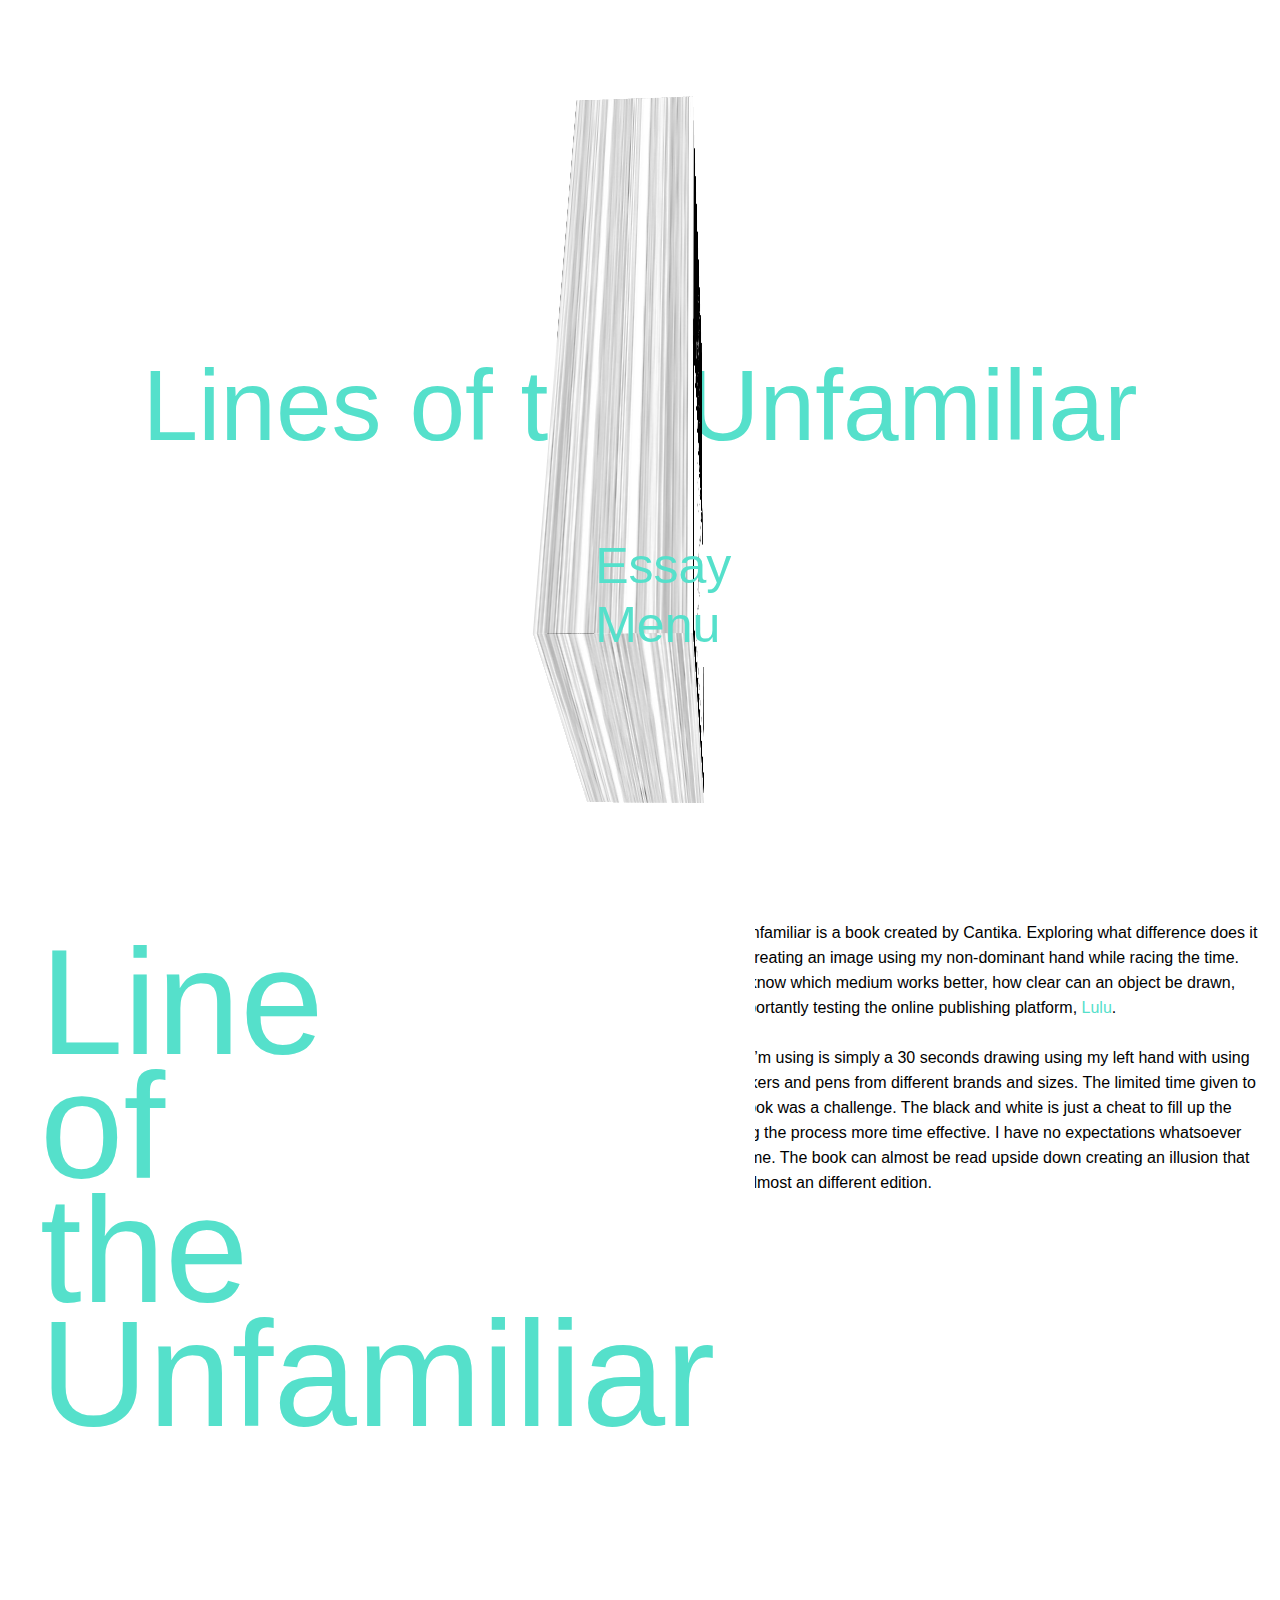
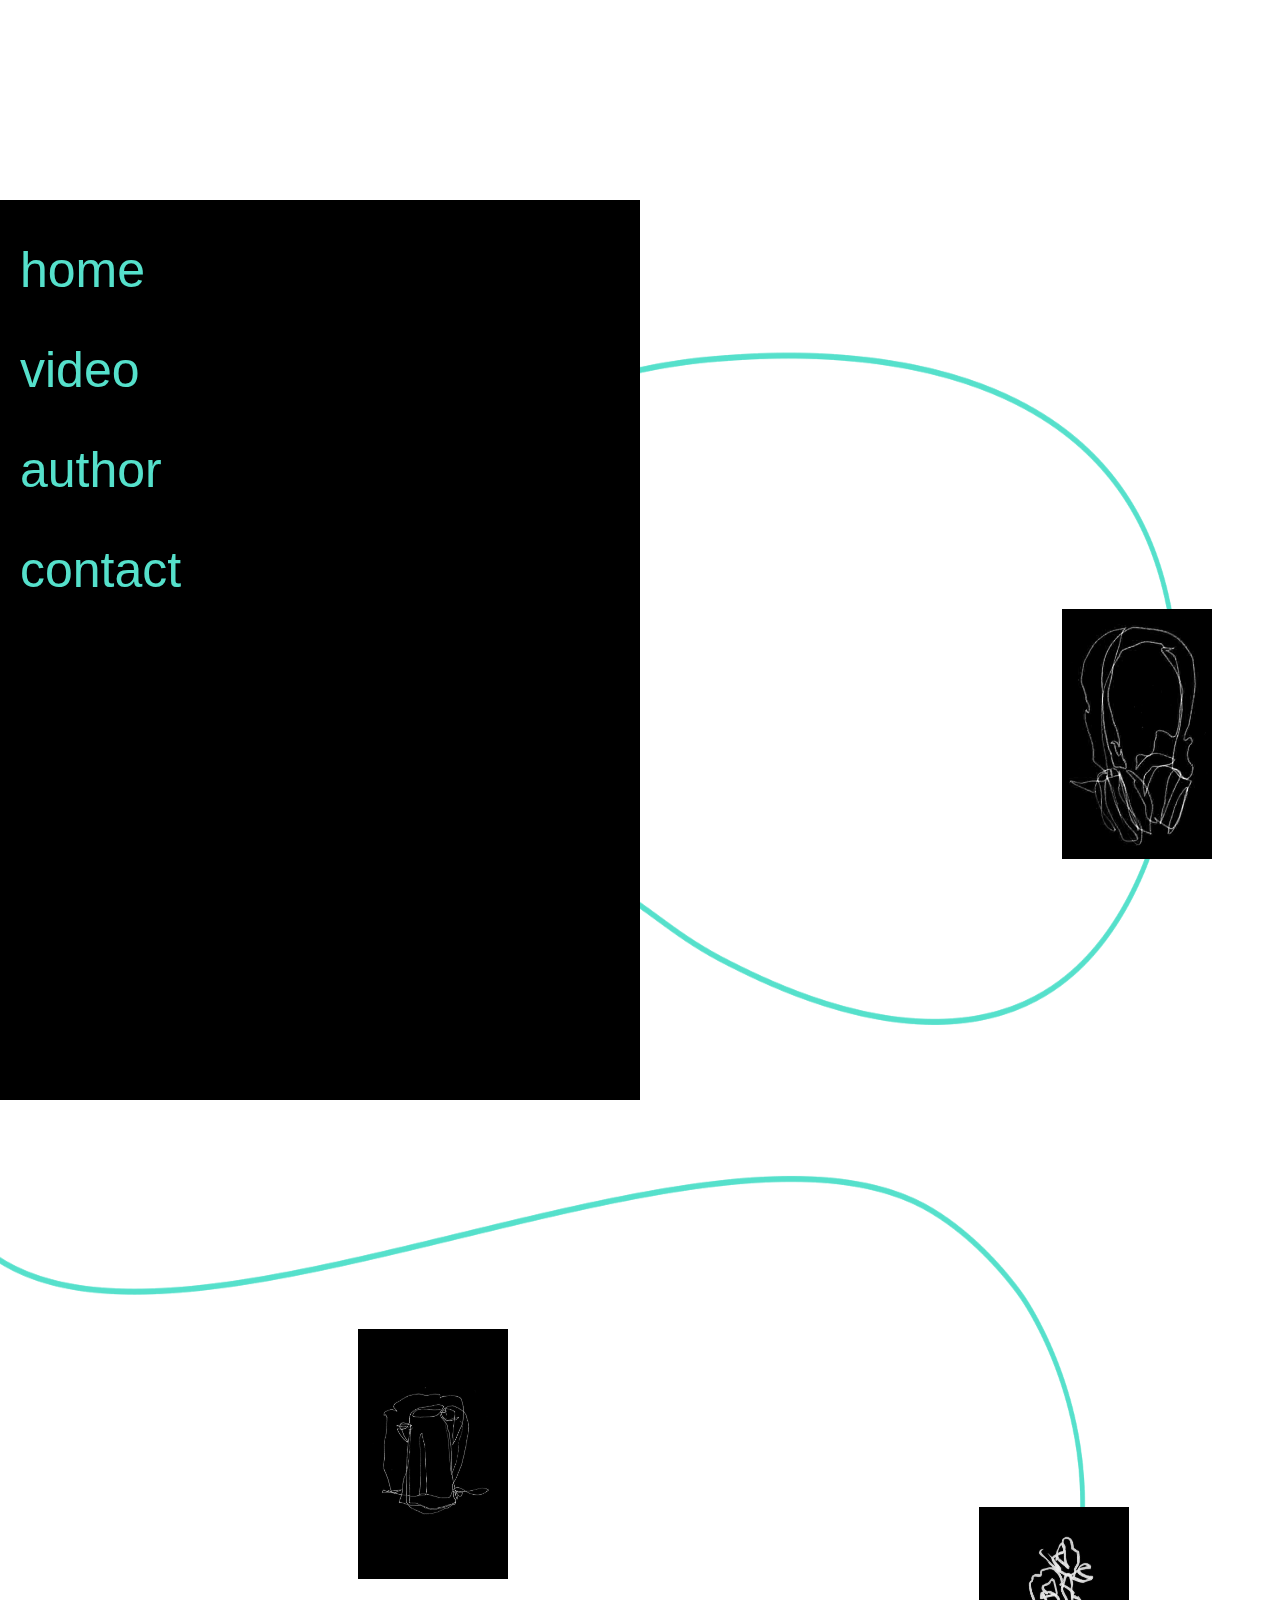
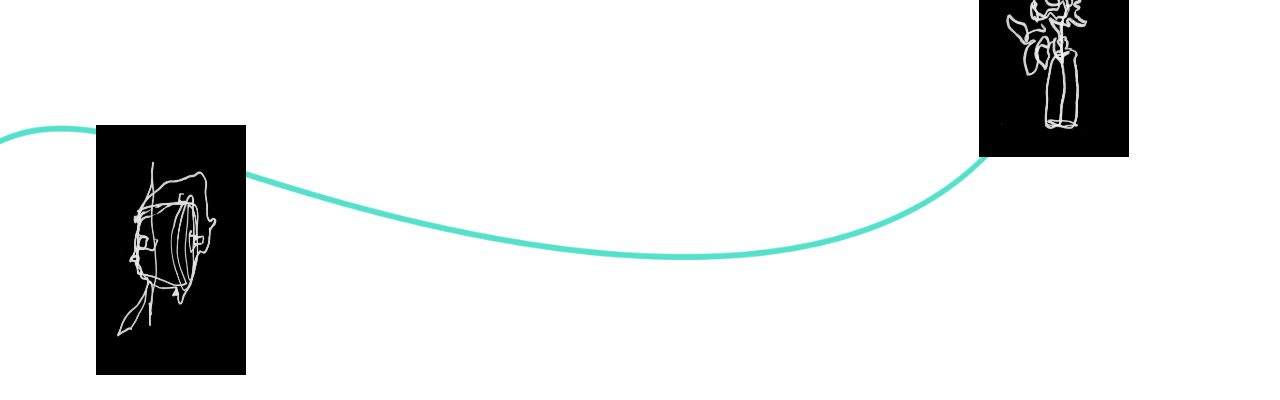
<file: index.html>
<!DOCTYPE html>
<html>

<head>
	<title>Line of the Unfamiliar</title>
	<link rel="stylesheet" type="text/css" href="assets/css/reset.css">
	<link rel="stylesheet" type="text/css" href="assets/css/grid.css">
    <link rel="stylesheet" type="text/css" href="assets/css/boockup.css">
	<link rel="stylesheet" type="text/css" href="assets/css/main.css">
	<script src="assets/js/jquery.js"></script>
	<script src="assets/js/main.js"></script>
</head>
<body>

<!-- video --> 	

<div class="video container w-1of2">
	<div class="video-title">
  		<h1>Lines of the Unfamiliar</h1>
  	</div>

</div>

 <div class="container">
    <div class="boockup">
      <div class="book-container">
        <div class="book-front"></div>
        <div class="book-side-left"></div>
        <div class="book-side-right"></div>
        <div class="book-top"></div>
        <div class="book-bottom"></div>
        <div class="book-back"></div>
      </div>
    </div>
  </div>

<!-- Menu button -->
<div class="essay-button"> Essay
</div>

<div class="menu-button"> Menu 
</div>


<!-- main content --> 

	
<div class="nav-container"> 
  <img class="linebg1" src="assets/images/linebg1.png">

  <div class="nav-left w-1of2">

    <div class="nav-sketch ns-1">

      <div class="card__container">
      <div class="card">

      <div class="side side__front">
      <img src="assets/images/mugblack2.jpg" style="width:150px;height:250px;">
      </div>

      <div class="side side__back">
      <img src="assets/images/mugwhite2.jpg" style="width:150px;height:250px;">
      </div>

      </div>
      </div>

    </div>



    <div class="nav-sketch ns-2">

      <div class="card__container">
      <div class="card">

      <div class="side side__front">
      <img src="assets/images/bottleblack.jpg" style="width:150px;height:250px;">
      </div>

      <div class="side side__back">
      <img src="assets/images/bottlewhite.jpg" style="width:150px;height:250px;">
      </div>

      </div>
      </div>

     </div>



  <div class="nav-right w-1of2">

      <div class="nav-sketch ns-3">

      <div class="card__container">
      <div class="card">

        <div class="side side__front">
        <img src="assets/images/bagblack1.jpg" style="width:150px;height:250px;">
        </div>

        <div class="side side__back">
        <img src="assets/images/bagwhite1.jpg" style="width:150px;height:250px;">
        </div>

      </div>
      </div>

      </div>

  </div>

</div>


<div class="nav-container"> 
  <img class="linebg2" src="assets/images/linebg2.png">

  <div class="nav-left w-1of2">
      <div class="nav-sketch ns-4">

      <div class="card__container">
      <div class="card">

      <div class="side side__front">
      <img src="assets/images/bootblack1.jpg" style="width:150px;height:250px;">
      </div>

      <div class="side side__back">
      <img src="assets/images/bootwhite1.jpg" style="width:150px;height:250px;">
      </div>

      </div>
      </div>

</div>
</div>
</div>



<div class="nav-right w-1of2">
  
  <div class="nav-sketch ns-5">

      <div class="card__container">
      <div class="card">

      <div class="side side__front">
      <img src="assets/images/headphoneblack1.jpg" style="width:150px;height:250px;">
      </div>

      <div class="side side__back">
      <img src="assets/images/headphonewhite1.jpg" style="width:150px;height:250px;">
      </div>

      </div>
      </div>

  </div>

  </div>



  <div class="nav-right w-1of2">

      <div class="nav-sketch ns-6">

      <div class="card__container">
      <div class="card">

        <div class="side side__front">
        <img src="assets/images/ironblack1.jpg" style="width:150px;height:250px;">
        </div>

        <div class="side side__back">
        <img src="assets/images/ironwhite1.jpg" style="width:150px;height:250px;">
        </div>

      </div>
      </div>

      </div>

  </div>

</div>




<div class="nav-container"> 
  <img class="linebg1" src="assets/images/linebg1.png">

  <div class="nav-left w-1of2">

    <div class="nav-sketch ns-7">

      <div class="card__container">
      <div class="card">

      <div class="side side__front">
      <img src="assets/images/kettleblack1.jpg" style="width:150px;height:250px;">
      </div>

      <div class="side side__back">
      <img src="assets/images/kettlewhite1.jpg" style="width:150px;height:250px;">
      </div>

      </div>
      </div>

</div>



    <div class="nav-sketch ns-8">

      <div class="card__container">
      <div class="card">

      <div class="side side__front">
      <img src="assets/images/ricecookerblack1.jpg" style="width:150px;height:250px;">
      </div>

      <div class="side side__back">
      <img src="assets/images/ricecookerwhite1.jpg" style="width:150px;height:250px;">
      </div>

      </div>
      </div>

</div>



  <div class="nav-sketch ns-9">

      <div class="card__container">
      <div class="card">

      <div class="side side__front">
      <img src="assets/images/roseblack1.jpg" style="width:150px;height:250px;">
      </div>

      <div class="side side__back">
      <img src="assets/images/rosewhite1.jpg" style="width:150px;height:250px;">
      </div>

      </div>
      </div>

  </div>

</div>

<!-- pop up --> 
<div class="popup p-1">
  <div class="p-close">
    <img class="xbutton" src="assets/images/xbuttonblack.png">
  </div>
  <div class="popup-flex">
    	<div class="popup-left w-1of2">
        <img src="assets/images/mugblack.jpg">
      </div>
      <div class="popup-right w-1of2">
        <img src="assets/images/mugwhite.jpg"> 
      </div>
  </div>
</div>

<div class="popup p-2">
  <div class="p-close">
    <img class="xbutton" src="assets/images/xbuttonblack.png">
  </div>
  <div class="popup-flex">
      <div class="popup-left w-1of2">
        <img src="assets/images/bottleblack2.jpg">
      </div>
      <div class="popup-right w-1of2">
        <img src="assets/images/bottlewhite2.jpg"> 
      </div>
  </div>
</div>

<div class="popup p-3">
  <div class="p-close">
    <img class="xbutton" src="assets/images/xbuttonblack.png">
  </div>
  <div class="popup-flex">
      <div class="popup-left w-1of2">
        <img src="assets/images/bagblack1.jpg">
      </div>
      <div class="popup-right w-1of2">
        <img src="assets/images/bagwhite1.jpg"> 
      </div>
  </div>
</div>

<div class="popup p-4">
  <div class="p-close">
    <img class="xbutton" src="assets/images/xbuttonblack.png">
  </div>
  <div class="popup-flex">
      <div class="popup-left w-1of2">
        <img src="assets/images/bootblack2.jpg">
      </div>
      <div class="popup-right w-1of2">
        <img src="assets/images/bootwhite2.jpg"> 
      </div>
  </div>
</div>

<div class="popup p-5">
  <div class="p-close">
    <img class="xbutton" src="assets/images/xbuttonblack.png">
  </div>
  <div class="popup-flex">
      <div class="popup-left w-1of2">
        <img src="assets/images/headphoneblack2.jpg">
      </div>
      <div class="popup-right w-1of2">
        <img src="assets/images/headphonewhite2.jpg"> 
      </div>
  </div>
</div>

<div class="popup p-6">
  <div class="p-close">
    <img class="xbutton" src="assets/images/xbuttonblack.png">
  </div>
  <div class="popup-flex">
      <div class="popup-left w-1of2">
        <img src="assets/images/ironblack2.jpg">
      </div>
      <div class="popup-right w-1of2">
        <img src="assets/images/ironwhite2.jpg"> 
      </div>
  </div>
</div>

<div class="popup p-7">
  <div class="p-close">
    <img class="xbutton" src="assets/images/xbuttonblack.png">
  </div>
  <div class="popup-flex">
      <div class="popup-left w-1of2">
        <img src="assets/images/kettleblack2.jpg">
      </div>
      <div class="popup-right w-1of2">
        <img src="assets/images/kettlewhite2.jpg"> 
      </div>
  </div>
</div>

<div class="popup p-8">
  <div class="p-close">
    <img class="xbutton" src="assets/images/xbuttonblack.png">
  </div>
  <div class="popup-flex">
      <div class="popup-left w-1of2">
        <img src="assets/images/ricecookerblack2.jpg">
      </div>
      <div class="popup-right w-1of2">
        <img src="assets/images/ricecookerwhite2.jpg"> 
      </div>
  </div>
</div>

<div class="popup p-9">
  <div class="p-close">
    <img class="xbutton" src="assets/images/xbuttonblack.png">
  </div>
  <div class="popup-flex">
      <div class="popup-left w-1of2">
        <img src="assets/images/roseblack2.jpg">
      </div>
      <div class="popup-right w-1of2">
        <img src="assets/images/rosewhite2.jpg"> 
      </div>
  </div>
</div>


<!-- Essay -->
<div class="nav-container essay">
  <div class="nav-left-essay w-1of2">
    <h1>Line of the Unfamilar</h1>
    <div class="vertical-line w-1of3"></div>
    <h1>About the Book</h1>
  </div>
  <div class="nav-right-essay w-1of2">
    <p class="essaytext">Line of the Unfamiliar is a book created by Cantika. Exploring what difference does it make when creating an image using my non-dominant hand while racing the time. It’s a way to know which medium works better, how clear can an object be drawn, and most importantly testing the online publishing platform, <a href="http://lulu.com"> Lulu</a>.
    <br><br>
    The method I’m using is simply a 30 seconds drawing using my left hand with using different markers and pens from different brands and sizes. The limited time given to create this book was a challenge. The black and white is just a cheat to fill up the pages making the process more time effective. I have no expectations whatsoever for the outcome. The book can almost be read upside down creating an illusion that this book is almost an different edition. 
</p>
 </div>
</div>

<!-- menu --> 
<div class="nav-container menu">
  <div class="menu-title-left w-1of2">
  	<h1>Line <br> of <br> the <br> Unfamiliar </h1>
  </div>
  <div class="menu-option-right w-1of2">
  	<ul>
  		<li>
  			<a href="index.html">home</a>
  		</li>
  		<li>
  			<a href="https://youtu.be/Mi9RH4o9tU8">video</a>
  		</li>
      <li>
        <a href="http://clxmfk.co.vu">author</a>
      </li>
      <li>
        <a href="http://instagram.com/clxmfk">contact</a>
      </li>
  	</ul>
 </div>


</body>
</html>
</file>
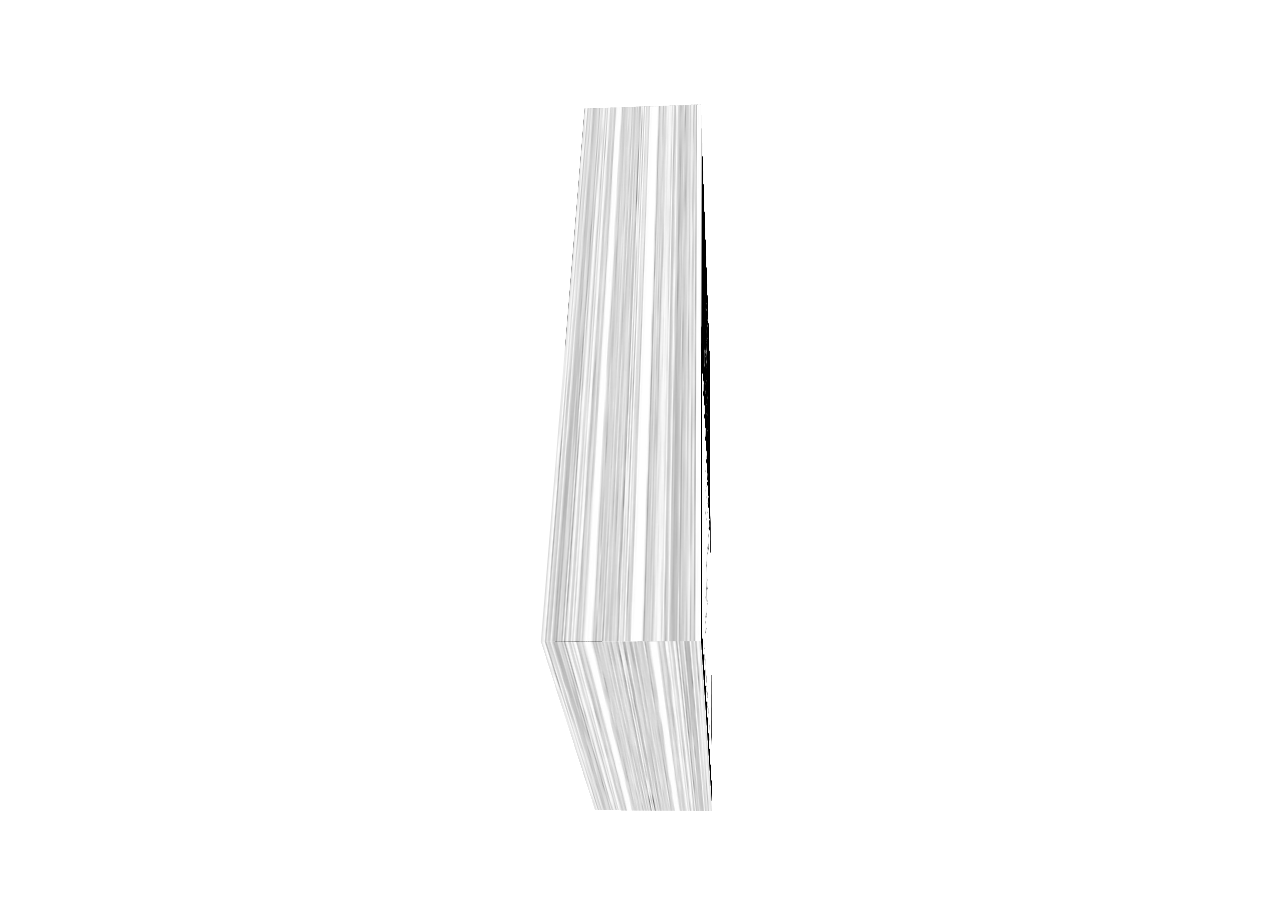
<file: boockup.html>
<!doctype html>
<!-- Created with http://boockup.marco.land -->
<html lang="en">
<head>
  <meta charset="utf-8">
  <title>Awesome book</title>
  <meta name="description" content="Awesome book generated with boockup.marco.land">
  <meta name="author" content="boockup.marco.land">
  <link rel="stylesheet" href="assets/css/boockup.css">
</head>
<body>
  <div class="container">
    <div class="boockup">
      <div class="book-container">
        <div class="book-front"></div>
        <div class="book-side-left"></div>
        <div class="book-side-right"></div>
        <div class="book-top"></div>
        <div class="book-bottom"></div>
        <div class="book-back"></div>
      </div>
    </div>
  </div>
</body>
</html>
</file>
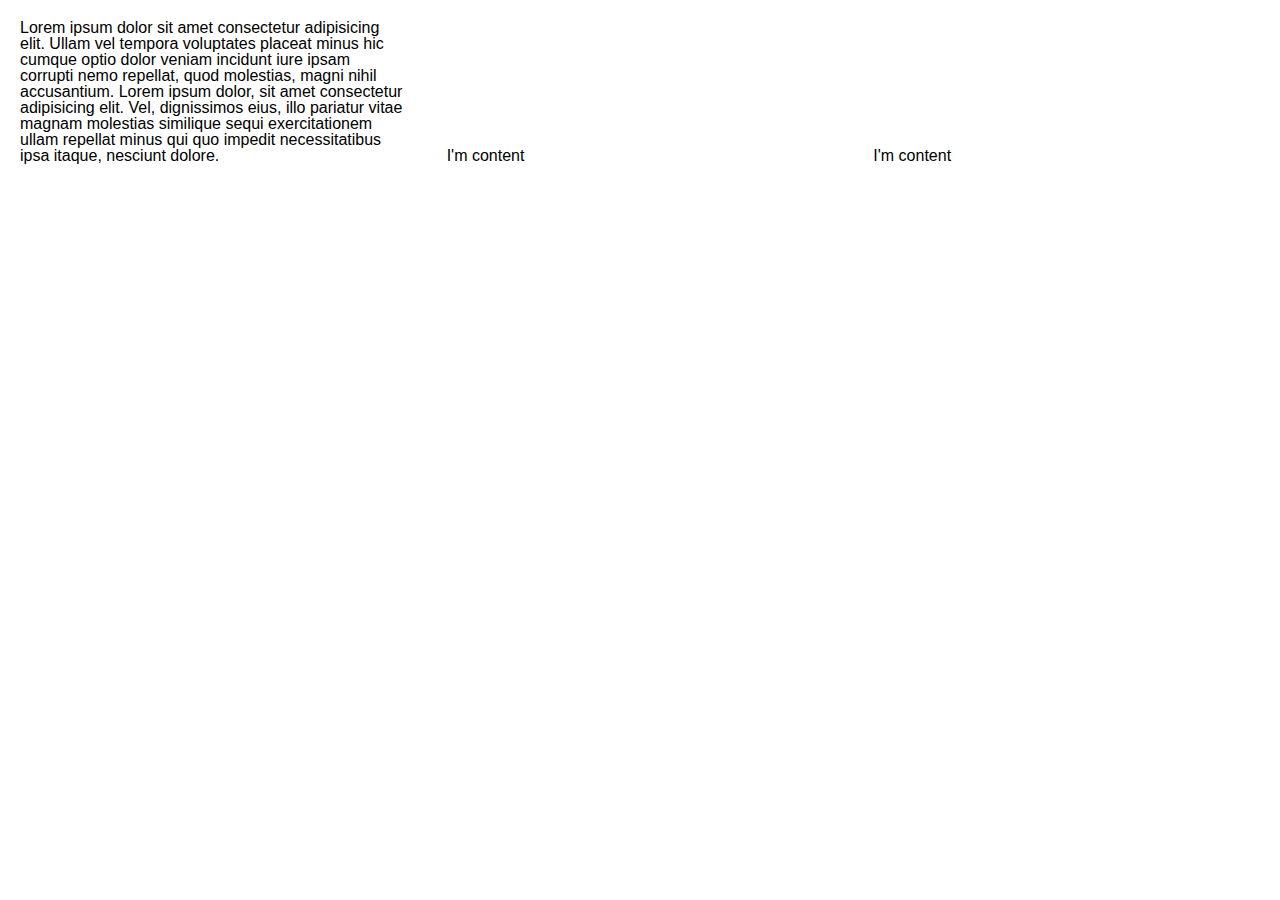
<file: grid.html>
<!DOCTYPE html>
<html>
<head>

  <title>title</title>
  <link rel="stylesheet" type="text/css" href="assets/css/reset.css">
  <link rel="stylesheet" type="text/css" href="assets/css/grid.css">
  <link rel="stylesheet" type="text/css" href="assets/css/main.css">
</head>
<body>
  <div class="container align-end">
  <div class="item w-1of3">
    <div class="content">
      Lorem ipsum dolor sit amet consectetur adipisicing elit. Ullam vel tempora voluptates placeat minus hic cumque optio dolor veniam incidunt iure ipsam corrupti nemo repellat, quod molestias, magni nihil accusantium.
      
      Lorem ipsum dolor, sit amet consectetur adipisicing elit. Vel, dignissimos eius, illo pariatur vitae magnam molestias similique sequi exercitationem ullam repellat minus qui quo impedit necessitatibus ipsa itaque, nesciunt dolore.
    </div>
  </div>
  
    <div class="item w-1of3">
    <div class="content">
      I'm content
    </div>
  </div>
  
    <div class="item w-1of3">
    <div class="content">
      I'm content
    </div>
  </div>
  
</div>

</body>
</html>
</file>
<file: assets/css/grid.css>
* {
	box-sizing: border-box;
  /* add a border with !important to view the boxes */

}

/* set all containers to flex with flex wrap*/
.container {
  display:flex;
  flex-wrap:wrap;
}

.image-container {
  display:flex;
  flex-wrap:wrap;
}

/* gutters are set here */
.item .content {
  padding:20px;
}

.video {

}

/* set all images  to fill the flex items */
.item img {
  width:100%;
}

/* create helper classes, similar to the w-1of3. These can be used to quickly adjust the alignment of the flex items */
.self-center {
  align-self:center;
}

.self-start{
  align-self:flex-start;
}

.self-end {
  align-self:flex-end;
}

.align-center {
  align-items:center;
}

.align-start {
  align-items:flex-start;
}

.align-end {
  align-items:flex-end;
}

.linebg1{
  position:relative;
  background-size:cover;
    background-repeat:no-repeat;
    height:100vh;
    width:100vw;
    display:flex;
    flex-wrap:wrap;
}

.linebg2{
  position:relative;
  background-size:cover;
    background-repeat:no-repeat;
    height:100vh;
    width:100vw;
    display:flex;
    flex-wrap:wrap;
}

/* these are helper classes to change the width of the items quickly */

.w-1of1 {flex:0 0 100%;}

.w-1of2 {flex:0 0 50%;}

.w-1of3 {flex:0 0 33.333%;}
.w-2of3 {flex:0 0 66.666%;}

.w-1of4{flex:0 0 25%;}
.w-2of4{flex:0 0 50%;}
.w-3of4{flex:0 0 75%;}

.w-1of5 {flex:0 0 20%;}
.w-2of5 {flex:0 0 40%;}
.w-3of5 {flex:0 0 60%;}
.w-4of5 {flex:0 0 80%;}

.w-1of12 {flex:0 0 8.3333%;}
</file>
<file: assets/css/boockup.css>
/* Created with http://boockup.marco.land */
@-webkit-keyframes rotatingAnimationX {
  0%{
    -webkit-transform: rotateX(0deg);
            transform: rotateX(0deg);
  }
  100% {
    -webkit-transform: rotateX(360deg);
            transform: rotateX(360deg);
  }
}
@keyframes rotatingAnimationX {
  0%{
    -webkit-transform: rotateX(0deg);
            transform: rotateX(0deg);
  }
  100% {
    -webkit-transform: rotateX(360deg);
            transform: rotateX(360deg);
  }
}
@-webkit-keyframes rotatingAnimationY {
  0%{
    -webkit-transform: rotateY(0deg);
            transform: rotateY(0deg);
  }
  100% {
    -webkit-transform: rotateY(360deg);
            transform: rotateY(360deg);
  }
}
@keyframes rotatingAnimationY {
  0%{
    -webkit-transform: rotateY(0deg);
            transform: rotateY(0deg);
  }
  100% {
    -webkit-transform: rotateY(360deg);
            transform: rotateY(360deg);
  }
}
@-webkit-keyframes rotatingAnimationZ {
  0%{
    -webkit-transform: rotateZ(0deg);
            transform: rotateZ(0deg);
  }
  100% {
    -webkit-transform: rotateZ(360deg);
            transform: rotateZ(360deg);
  }
}
@keyframes rotatingAnimationZ {
  0%{
    -webkit-transform: rotateZ(0deg);
            transform: rotateZ(0deg);
  }
  100% {
    -webkit-transform: rotateZ(360deg);
            transform: rotateZ(360deg);
  }
}
html, body {

}
a {

}
.container {
  width: 100vw;
  height: 100vh;
  overflow: hidden;
  -webkit-perspective: 1200px;
  perspective: 1200px;
  display: -webkit-box;
  display: -ms-flexbox;
  display: flex;
  -webkit-box-pack: center;
  -ms-flex-pack: center;
  justify-content: center;
  -webkit-box-align: center;
  -ms-flex-align: center;
  align-items: center;
}
.container > div {
  -webkit-transform-style: preserve-3d;
  transform-style: preserve-3d;
}
.boockup {
  -webkit-transform: rotateX(13deg) rotateY(-94deg) rotateZ(-21deg);
  transform: rotateX(13deg) rotateY(-94deg) rotateZ(-21deg);
}
.book-container {
  -webkit-transform-style: preserve-3d;
  transform-style: preserve-3d;
  -webkit-animation: 19s rotatingAnimationY linear infinite;
  animation: 19s rotatingAnimationY linear infinite;
}
.book-container > div {
  position: absolute;
  top: 0;
  left: 0;
  background-size: cover;
  background-position: center center;
  -webkit-backface-visibility: visible;
  backface-visibility: visible;
}
.book-top, .book-bottom, .book-side-right {
  background-size: auto auto;
  background-repeat: repeat;
  background-position: top left;
}
.book-front {
  background-image: url('../images/book-cover.jpg');
  width: 390.6px;
  height: 585.9px;
  -webkit-transform: translate3d(-195.3px ,-292.95px ,58.59px) translate3d(0,0,0) rotateY(0deg);
  transform: translate3d(-195.3px ,-292.95px ,58.59px) translate3d(0,0,0) rotateY(0deg);
}
.book-side-left {
  background-image: url('../images/book-spine.jpg');
  width: 117.18px;
  height: 585.9px;
  -webkit-transform: translate3d(-195.3px ,-292.95px ,58.59px) translate3d(-58.59px, 0, -58.59px) rotateY(-90deg);
  transform: translate3d(-195.3px ,-292.95px ,58.59px) translate3d(-58.59px, 0, -58.59px) rotateY(-90deg);
}
.book-side-right {
  background-image: url('../images/book-side.jpg');
  width: 117.18px;
  height: 585.9px;
  -webkit-transform: translate3d(-195.3px ,-292.95px ,58.59px) translate3d(332.01px, 0px,-58.59px) rotateY(90deg);
  transform: translate3d(-195.3px ,-292.95px ,58.59px) translate3d(332.01px, 0px,-58.59px) rotateY(90deg);
}
.book-top {
  background-image: url('../images/book-top.jpg');
  background-position: bottom right;
  width: 390.6px;
  height: 117.18px;
  -webkit-transform: translate3d(-195.3px, -292.95px ,58.59px) translate3d(0px, -58.59px, -58.59px) rotateX(90deg);
  transform: translate3d(-195.3px, -292.95px ,58.59px) translate3d(0px, -58.59px, -58.59px) rotateX(90deg);
}
.book-bottom {
  background-image: url('../images/book-top.jpg');
  width: 390.6px;
  height: 117.18px;
  -webkit-transform: translate3d(-195.3px ,-292.95px ,58.59px) translate3d(0px, 527.31px, -58.59px) rotateX(-90deg);
  transform: translate3d(-195.3px ,-292.95px ,58.59px) translate3d(0px, 527.31px, -58.59px) rotateX(-90deg);
}
.book-back {
  background-image: url('../images/book-back.jpg');
  width: 390.6px;
  height: 585.9px;
  -webkit-transform: translate3d(-195.3px ,-292.95px ,58.59px) translate3d(0,0, -117.18px) rotateY(180deg);
  transform: translate3d(-195.3px ,-292.95px ,58.59px) translate3d(0,0, -117.18px) rotateY(180deg);
}
#credit {
  position: fixed;
  bottom: 1em;
  right: 1em;
  z-index: 99;
  background-color: #fff;
  border-radius: 8px;
  box-sizing: border-box;
  padding: .3rem 1rem;
  width: 21rem;
  height: 20px;
  -webkit-transition: background .2s;
  transition: background .2s;
}
#credit:hover {
  background-color: #d8d8d8;
}
</file>
<file: assets/css/main.css>
* {
	box-sizing: border-box;
  /* add a border with !important to view the boxes */
  
}

a {
	color: #55e0cb;
	text-decoration: none;
}

a:hover {
	color: white;
}


body {
	font-family: franklin-gothic-urw,sans-serif;
	font-weight: 500;
	font-style: normal;
}

/* content divs */
.video {
	justify-content: center;
	position: absolute;
    height: 90vh;

}

.video-title {
	font-family: adso, sans-serif;
	font-weight: 500;
	font-style: normal;
	color: #55e0cb;
	font-size: 100px;
	top: 15%;
}

.nav-container {
	display:flex;
	flex-wrap: wrap;
	height:100%;
	width: 100%;
	position: relative;
}

.nav-left, .nav-right{
 	position: relative;
}

.nav-sketch{
	cursor: pointer;
  	position: absolute;
}

/* menu styling */

.menu-button{
	font-family: adso, sans-serif;
 	font-weight: 500;
  	font-style: normal;
  	color: #55e0cb;
  	font-size: 50px;
  	position: fixed;
  	z-index: 999;
  	top: 600px;
    left: 46.5%;
    cursor: pointer;
}

.menu-option-right {
	background-color: black;
	font-family: adso, sans-serif;
 	font-weight: 500;
  	font-style: normal;
  	color: #55e0cb;
  	font-size: 50px;
  	color: #55e0cb;
  	padding: 20px;
  	line-height: 100px;
  	height: 100vh;
  	width: 100vw;
}

.menu-title-left {
	font-family: adso, sans-serif;
 	font-weight: 500;
  	font-style: normal;
  	color: #55e0cb;
  	font-size: 150px; 
  	padding: 40px;
  	line-height: 124px;
  	align-items: center;
  	justify-content: center;
  	background-color: white;
  	height: 100vh;
  	width: 100vw;
}

.menu {
  height: 100vh;
  width: 100vw;
  position: fixed;
  left: 0;
  bottom: -100vh;
  z-index: 3;
  transition: all 1s;
}

.menu.showme {
  bottom: 0vh;
  transition: all 1s;
}

.xbutton{
	position: absolute;
	top: 8px;
	right: 1%;
	z-index: 99;
	width: 25px;
	height: 25px;
}

.essay{
	height: 100vh;
  width: 100vw;
  position: fixed;
  left: 0;
  bottom: -100vh;
  z-index: 3;
  transition: all 1s;
}

.essay-button{
	font-family: adso, sans-serif;
 	font-weight: 500;
  	font-style: normal;
  	color: #55e0cb;
  	font-size: 50px;
  	position: fixed;
  	z-index: 999;
  	top: 541px;
    left: 46.5%;
    cursor: pointer;
}

.essay.showme {
  bottom: 0vh;
  transition: all 1s;
}

/* Essay styling */

.nav-left-essay {
	background-color: black;
	font-family: adso, sans-serif;
 	font-weight: 500;
  	font-style: normal;
	font-size: 50px;
	color: #55e0cb;
	padding: 20px;
	text-align: center;
	width: 100vw;
	height: 100vh;
	z-index: -20;
}

.nav-right-essay {
	font-family: franklin-gothic-urw, sans-serif;
	font-weight: 500;
	font-style: normal;
	line-height: 25px;
	padding: 20px;
	width: 100vw;
	height: 100vh;
	background-color: white;
	z-index: -20;
}

.vertical-line {
	background-color: #55e0cb;
	height: 500px;
	width: 1px;
	position: relative;
	padding: 2px;
	margin-left: 50%;
	margin-top: 20px;
	margin-bottom: 20px;
	align-content: center;
}

.essaytext{
	justify-content: center;

}


/* sketch */

.ns-1{
  top:-669px;
  left:27%;
  width: 153px;
  height: 254px;
}

.ns-2{
  top:-268px;
  left:56%;
  width: 153px;
  height: 254px;
}

.ns-3{
  bottom: 239px;
  left:155%;
  width: 153px;
  height: 254px;
}

.ns-4{
  bottom: 383px;
  left:76%;
  width: 153px;
  height: 254px;
}

.ns-5{
  bottom: 237px;
  left:166%;
  width: 153px;
  height: 254px;
}

.ns-6{
  bottom: 13px;
  left:-81%;
  width: 153px;
  height: 254px;
}

.ns-7{
  bottom: 417px;
  left: 56%;
  width: 153px;
  height: 254px;
}

.ns-8{
  bottom: 21px;
  left:15%;
  width: 153px;
  height: 254px;
}

.ns-9{
  bottom: 239px;
  left:153%;
  width: 153px;
  height: 254px;
}


/* card flip */

.card__container {
  height: 250px;
  position: relative;
  width: 150px;
}
.card {
  height: 100%;
  position: absolute;
  transform-style: preserve-3d;
  transition: all 1s;
  width: 100%;
}
.card:hover {
  transform: rotateY(180deg);
}
.card .side {
  backface-visibility: hidden;
  height: 100%;
  position: absolute;
  overflow: hidden;
  width: 100%;
}

.card .side__back {
  background: #eaeaed;
  transform: rotateY(180deg);
}

.card .side img {
  height: 250px;
  width: 150px;
}

/* pop up styling */

.popup-flex {
	display: flex;
	flex-wrap:wrap;}

.popup-flex img {
	object-fit: contain;
	width: 100%;
	height: 90%;
}

.popup-left {
	justify-content: flex-start;
	background-color: black;
	position: relative;
}

.popup-right {
	justify-content: flex-end;
	background-color: white;
	position: relative;
}

.popup {
	display:flex;
	flex-wrap: wrap;
	height:100%;
	width: 100%;
	cursor: pointer;
	position: fixed;
	top:0px;
	left:0px;
	display: none;
}

.popup.p-show {
	display: block;
}


/* background */

.linebg1{
	z-index: -9999;
}

.linebg2{
	z-index: -9999;
}



/* these are helper classes to change the width of the items quickly */

.w-1of1 {flex:0 0 100%;}

.w-1of2 {flex:0 0 50%;}

.w-1of3 {flex:0 0 33.333%;}
.w-2of3 {flex:0 0 66.666%;}

.w-1of4{flex:0 0 25%;}
.w-2of4{flex:0 0 50%;}
.w-3of4{flex:0 0 75%;}

.w-1of5 {flex:0 0 20%;}
.w-2of5 {flex:0 0 40%;}
.w-3of5 {flex:0 0 60%;}
.w-4of5 {flex:0 0 80%;}

.w-1of12 {flex:0 0 8.3333%;}
</file>
